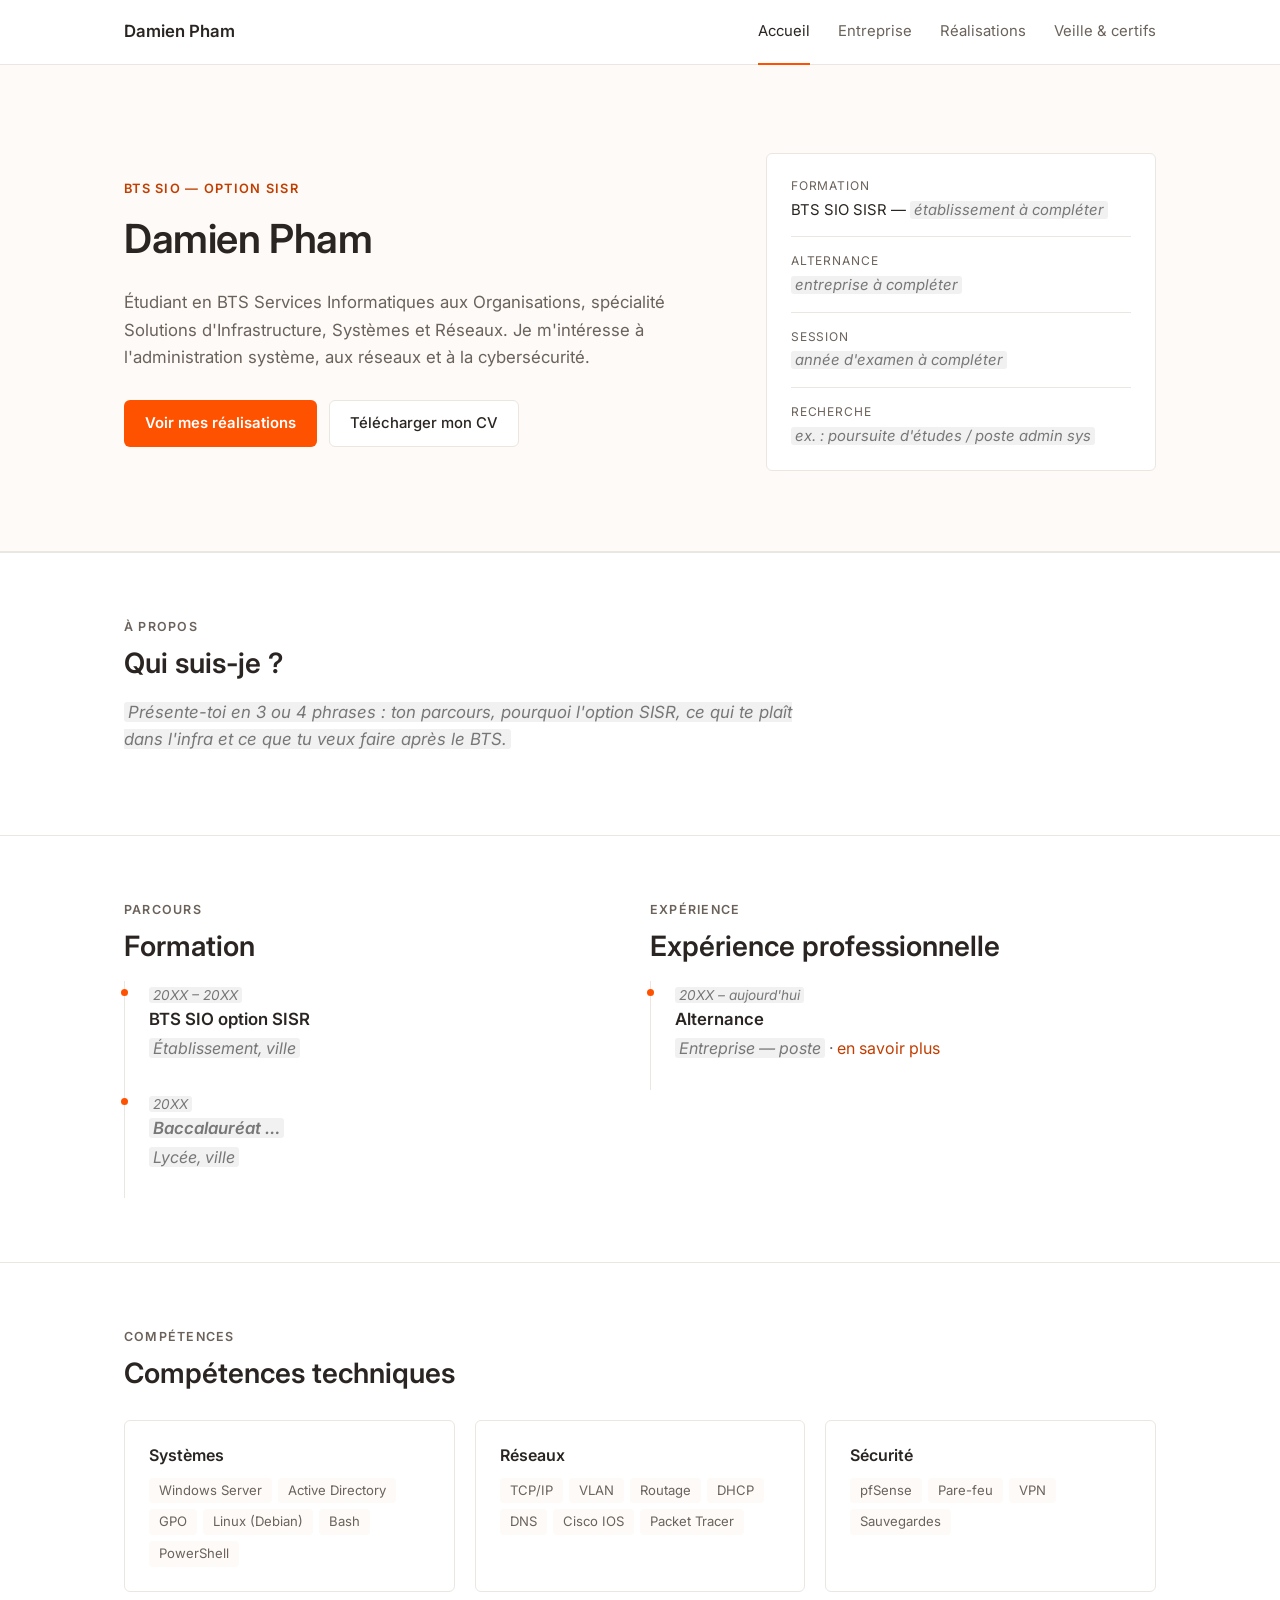
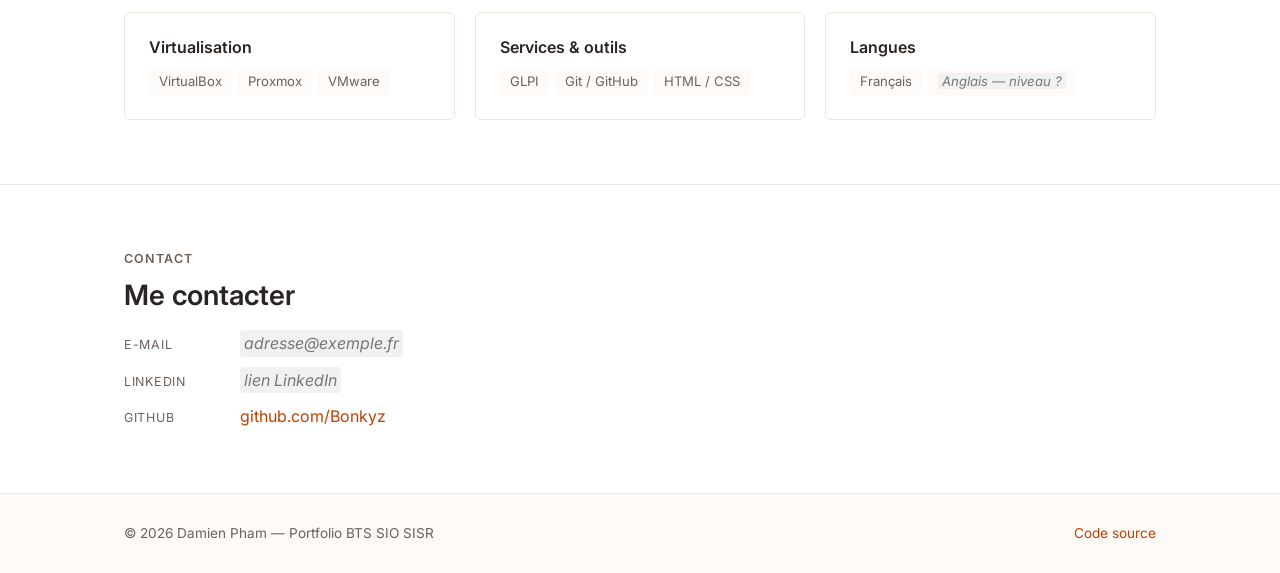
<file: index.html>
<!DOCTYPE html>
<html lang="fr">
<head>
  <meta charset="utf-8">
  <meta name="viewport" content="width=device-width, initial-scale=1.0">
  <title>Damien Pham — Portfolio BTS SIO SISR</title>
  <meta name="description" content="Portfolio de Damien Pham, étudiant en BTS SIO option SISR (Solutions d'Infrastructure, Systèmes et Réseaux).">
  <link rel="preconnect" href="https://fonts.googleapis.com">
  <link rel="preconnect" href="https://fonts.gstatic.com" crossorigin>
  <link href="https://fonts.googleapis.com/css2?family=Inter:wght@400;500;600&display=swap" rel="stylesheet">
  <link rel="stylesheet" href="css/style.css">
</head>
<body>

  <header class="site-header">
    <nav class="container nav" aria-label="Navigation principale">
      <a class="brand" href="index.html">Damien <span>Pham</span></a>
      <button class="nav-toggle" type="button" aria-label="Ouvrir le menu" aria-expanded="false"><span></span><span></span><span></span></button>
      <ul class="nav-links">
        <li><a href="index.html">Accueil</a></li>
        <li><a href="entreprise.html">Entreprise</a></li>
        <li><a href="realisations.html">Réalisations</a></li>
        <li><a href="veille.html">Veille &amp; certifs</a></li>
      </ul>
    </nav>
  </header>

  <main>
    <!-- ===== Accueil ===== -->
    <section class="hero">
      <div class="container hero-grid">
        <div>
          <span class="tag">BTS SIO — option SISR</span>
          <h1>Damien Pham</h1>
          <p class="lead">
            Étudiant en BTS Services Informatiques aux Organisations, spécialité
            Solutions d'Infrastructure, Systèmes et Réseaux. Je m'intéresse à
            l'administration système, aux réseaux et à la cybersécurité.
          </p>
          <div class="hero-actions">
            <a class="btn btn-primary" href="realisations.html">Voir mes réalisations</a>
            <a class="btn btn-outline" href="assets/CV-Damien-Pham.pdf" target="_blank" rel="noopener">Télécharger mon CV</a>
          </div>
        </div>
        <dl class="hero-card">
          <dt>formation</dt>
          <dd>BTS SIO SISR — <span class="todo">établissement à compléter</span></dd>
          <dt>alternance</dt>
          <dd><span class="todo">entreprise à compléter</span></dd>
          <dt>session</dt>
          <dd><span class="todo">année d'examen à compléter</span></dd>
          <dt>recherche</dt>
          <dd><span class="todo">ex. : poursuite d'études / poste admin sys</span></dd>
        </dl>
      </div>
    </section>

    <!-- ===== À propos ===== -->
    <section id="a-propos">
      <div class="container">
        <p class="section-label">À propos</p>
        <h2>Qui suis-je ?</h2>
        <p class="lead">
          <span class="todo">Présente-toi en 3 ou 4 phrases : ton parcours, pourquoi l'option SISR,
          ce qui te plaît dans l'infra et ce que tu veux faire après le BTS.</span>
        </p>
      </div>
    </section>

    <!-- ===== Parcours ===== -->
    <section id="parcours">
      <div class="container grid grid-2">
        <div>
          <p class="section-label">Parcours</p>
          <h2>Formation</h2>
          <ol class="timeline">
            <li>
              <span class="date"><span class="todo">20XX – 20XX</span></span>
              <h3>BTS SIO option SISR</h3>
              <p><span class="todo">Établissement, ville</span></p>
            </li>
            <li>
              <span class="date"><span class="todo">20XX</span></span>
              <h3><span class="todo">Baccalauréat …</span></h3>
              <p><span class="todo">Lycée, ville</span></p>
            </li>
          </ol>
        </div>
        <div>
          <p class="section-label">Expérience</p>
          <h2>Expérience professionnelle</h2>
          <ol class="timeline">
            <li>
              <span class="date"><span class="todo">20XX – aujourd'hui</span></span>
              <h3>Alternance</h3>
              <p><span class="todo">Entreprise — poste</span> · <a href="entreprise.html">en savoir plus</a></p>
            </li>
          </ol>
        </div>
      </div>
    </section>

    <!-- ===== Compétences techniques ===== -->
    <section id="competences">
      <div class="container">
        <p class="section-label">Compétences</p>
        <h2>Compétences techniques</h2>
        <div class="grid grid-3" style="margin-top: 28px;">
          <div class="card skill-group">
            <h3>Systèmes</h3>
            <ul class="chips">
              <li>Windows Server</li><li>Active Directory</li><li>GPO</li>
              <li>Linux (Debian)</li><li>Bash</li><li>PowerShell</li>
            </ul>
          </div>
          <div class="card skill-group">
            <h3>Réseaux</h3>
            <ul class="chips">
              <li>TCP/IP</li><li>VLAN</li><li>Routage</li>
              <li>DHCP</li><li>DNS</li><li>Cisco IOS</li><li>Packet Tracer</li>
            </ul>
          </div>
          <div class="card skill-group">
            <h3>Sécurité</h3>
            <ul class="chips">
              <li>pfSense</li><li>Pare-feu</li><li>VPN</li><li>Sauvegardes</li>
            </ul>
          </div>
          <div class="card skill-group">
            <h3>Virtualisation</h3>
            <ul class="chips">
              <li>VirtualBox</li><li>Proxmox</li><li>VMware</li>
            </ul>
          </div>
          <div class="card skill-group">
            <h3>Services &amp; outils</h3>
            <ul class="chips">
              <li>GLPI</li><li>Git / GitHub</li><li>HTML / CSS</li>
            </ul>
          </div>
          <div class="card skill-group">
            <h3>Langues</h3>
            <ul class="chips">
              <li>Français</li><li><span class="todo">Anglais — niveau ?</span></li>
            </ul>
          </div>
        </div>
      </div>
    </section>

    <!-- ===== Contact ===== -->
    <section id="contact">
      <div class="container">
        <p class="section-label">Contact</p>
        <h2>Me contacter</h2>
        <ul class="contact-list">
          <li><span class="k">e-mail</span> <span class="todo">adresse@exemple.fr</span></li>
          <li><span class="k">linkedin</span> <span class="todo">lien LinkedIn</span></li>
          <li><span class="k">github</span> <a href="https://github.com/Bonkyz" target="_blank" rel="noopener">github.com/Bonkyz</a></li>
        </ul>
      </div>
    </section>
  </main>

  <footer class="site-footer">
    <div class="container">
      <span>© <span data-year></span> Damien Pham — Portfolio BTS SIO SISR</span>
      <a href="https://github.com/Bonkyz/Portfolio-DamienPham" target="_blank" rel="noopener">Code source</a>
    </div>
  </footer>

  <script src="js/main.js"></script>
</body>
</html>
</file>
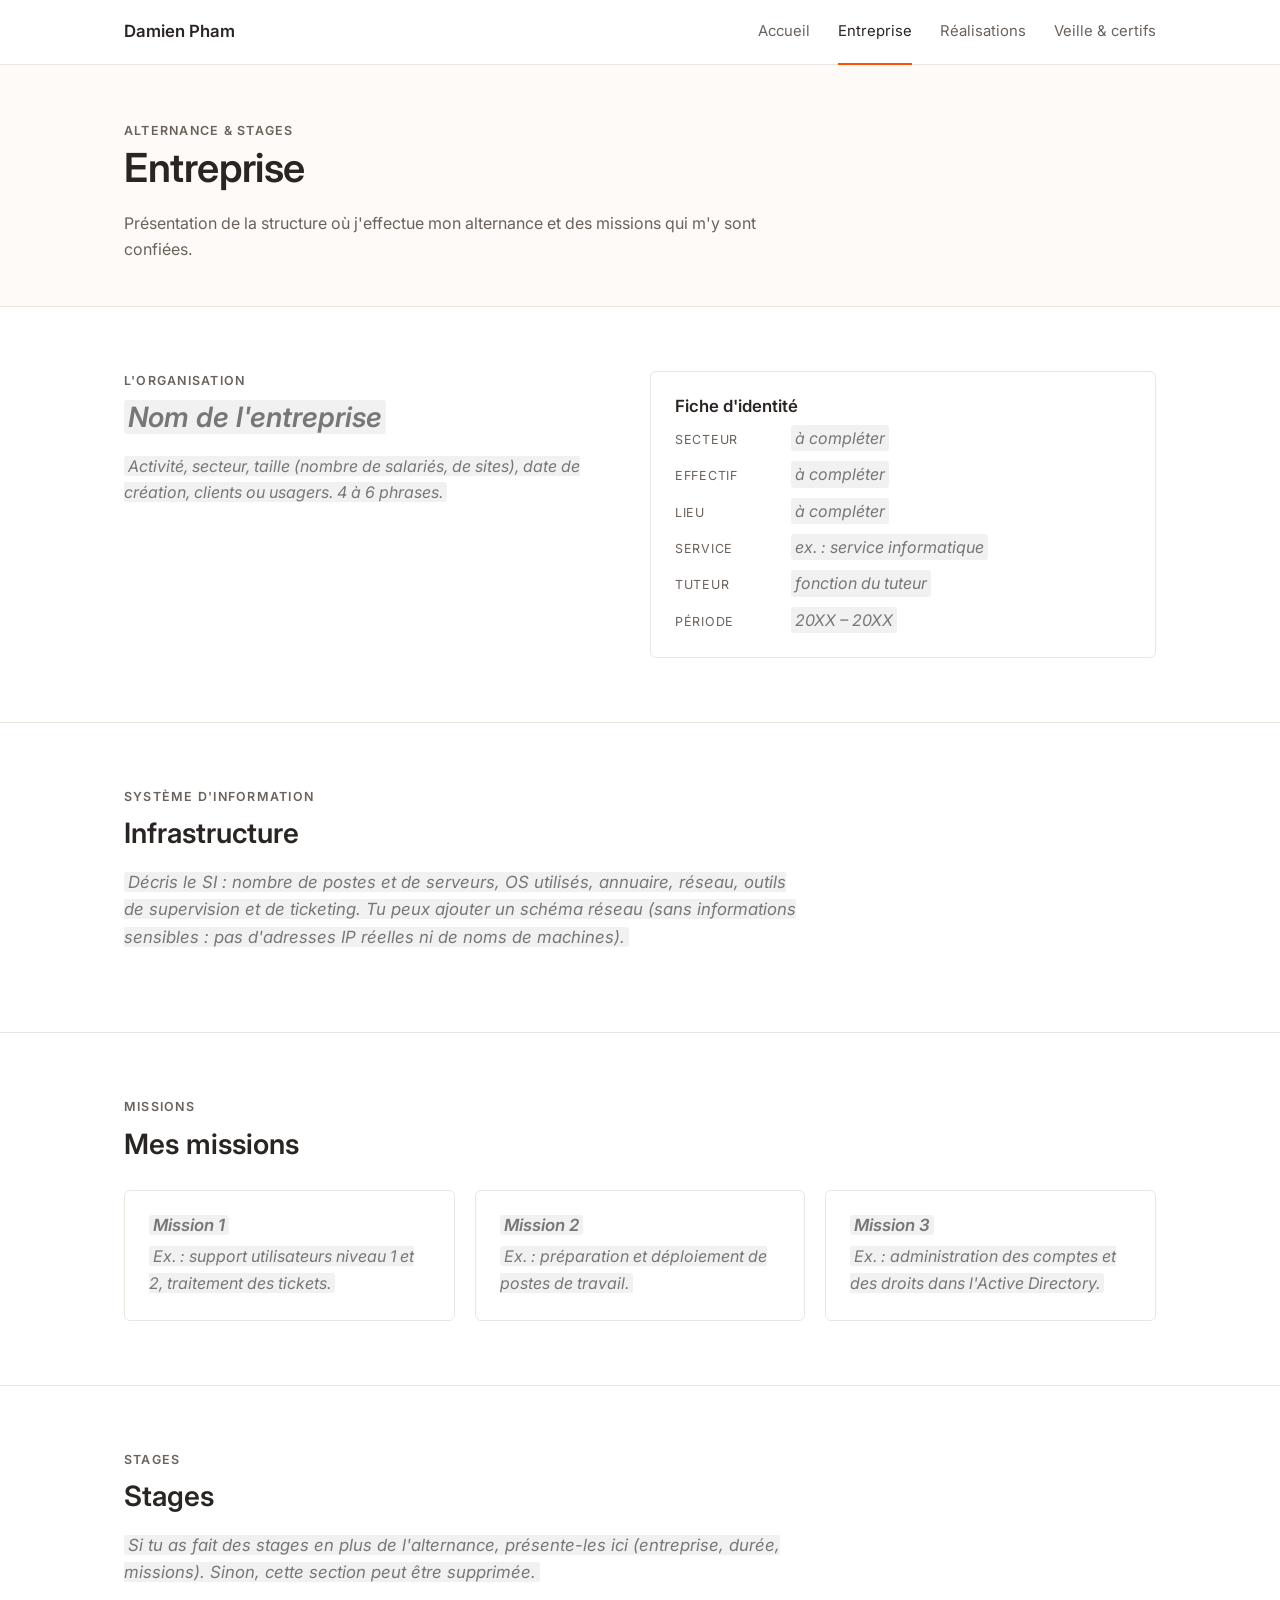
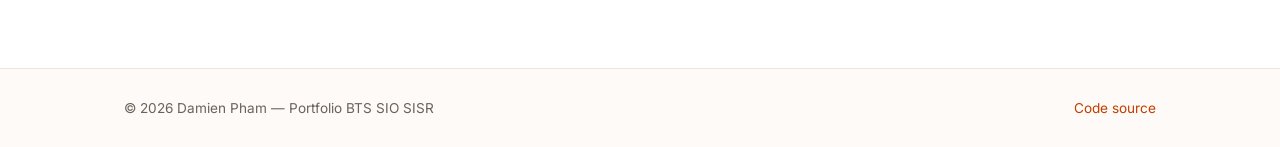
<file: entreprise.html>
<!DOCTYPE html>
<html lang="fr">
<head>
  <meta charset="utf-8">
  <meta name="viewport" content="width=device-width, initial-scale=1.0">
  <title>Entreprise &amp; alternance — Damien Pham</title>
  <link rel="preconnect" href="https://fonts.googleapis.com">
  <link rel="preconnect" href="https://fonts.gstatic.com" crossorigin>
  <link href="https://fonts.googleapis.com/css2?family=Inter:wght@400;500;600&display=swap" rel="stylesheet">
  <link rel="stylesheet" href="css/style.css">
</head>
<body>

  <header class="site-header">
    <nav class="container nav" aria-label="Navigation principale">
      <a class="brand" href="index.html">Damien <span>Pham</span></a>
      <button class="nav-toggle" type="button" aria-label="Ouvrir le menu" aria-expanded="false"><span></span><span></span><span></span></button>
      <ul class="nav-links">
        <li><a href="index.html">Accueil</a></li>
        <li><a href="entreprise.html">Entreprise</a></li>
        <li><a href="realisations.html">Réalisations</a></li>
        <li><a href="veille.html">Veille &amp; certifs</a></li>
      </ul>
    </nav>
  </header>

  <main>
    <div class="page-head">
      <div class="container">
        <p class="section-label">Alternance &amp; stages</p>
        <h1>Entreprise</h1>
        <p>Présentation de la structure où j'effectue mon alternance et des missions qui m'y sont confiées.</p>
      </div>
    </div>

    <!-- ===== Présentation de l'entreprise ===== -->
    <section>
      <div class="container grid grid-2">
        <div>
          <p class="section-label">L'organisation</p>
          <h2><span class="todo">Nom de l'entreprise</span></h2>
          <p><span class="todo">Activité, secteur, taille (nombre de salariés, de sites), date de création,
          clients ou usagers. 4 à 6 phrases.</span></p>
        </div>
        <div class="card">
          <h3>Fiche d'identité</h3>
          <ul class="contact-list">
            <li><span class="k">secteur</span> <span class="todo">à compléter</span></li>
            <li><span class="k">effectif</span> <span class="todo">à compléter</span></li>
            <li><span class="k">lieu</span> <span class="todo">à compléter</span></li>
            <li><span class="k">service</span> <span class="todo">ex. : service informatique</span></li>
            <li><span class="k">tuteur</span> <span class="todo">fonction du tuteur</span></li>
            <li><span class="k">période</span> <span class="todo">20XX – 20XX</span></li>
          </ul>
        </div>
      </div>
    </section>

    <!-- ===== Infrastructure ===== -->
    <section>
      <div class="container">
        <p class="section-label">Système d'information</p>
        <h2>Infrastructure</h2>
        <p class="lead"><span class="todo">Décris le SI : nombre de postes et de serveurs, OS utilisés,
        annuaire, réseau, outils de supervision et de ticketing. Tu peux ajouter un schéma réseau
        (sans informations sensibles : pas d'adresses IP réelles ni de noms de machines).</span></p>
        <!-- <img src="assets/schema-reseau.png" alt="Schéma simplifié du réseau de l'entreprise"> -->
      </div>
    </section>

    <!-- ===== Missions ===== -->
    <section>
      <div class="container">
        <p class="section-label">Missions</p>
        <h2>Mes missions</h2>
        <div class="grid grid-3" style="margin-top: 28px;">
          <div class="card">
            <h3><span class="todo">Mission 1</span></h3>
            <p><span class="todo">Ex. : support utilisateurs niveau 1 et 2, traitement des tickets.</span></p>
          </div>
          <div class="card">
            <h3><span class="todo">Mission 2</span></h3>
            <p><span class="todo">Ex. : préparation et déploiement de postes de travail.</span></p>
          </div>
          <div class="card">
            <h3><span class="todo">Mission 3</span></h3>
            <p><span class="todo">Ex. : administration des comptes et des droits dans l'Active Directory.</span></p>
          </div>
        </div>
      </div>
    </section>

    <!-- ===== Stages ===== -->
    <section>
      <div class="container">
        <p class="section-label">Stages</p>
        <h2>Stages</h2>
        <p class="lead"><span class="todo">Si tu as fait des stages en plus de l'alternance, présente-les ici
        (entreprise, durée, missions). Sinon, cette section peut être supprimée.</span></p>
      </div>
    </section>
  </main>

  <footer class="site-footer">
    <div class="container">
      <span>© <span data-year></span> Damien Pham — Portfolio BTS SIO SISR</span>
      <a href="https://github.com/Bonkyz/Portfolio-DamienPham" target="_blank" rel="noopener">Code source</a>
    </div>
  </footer>

  <script src="js/main.js"></script>
</body>
</html>
</file>
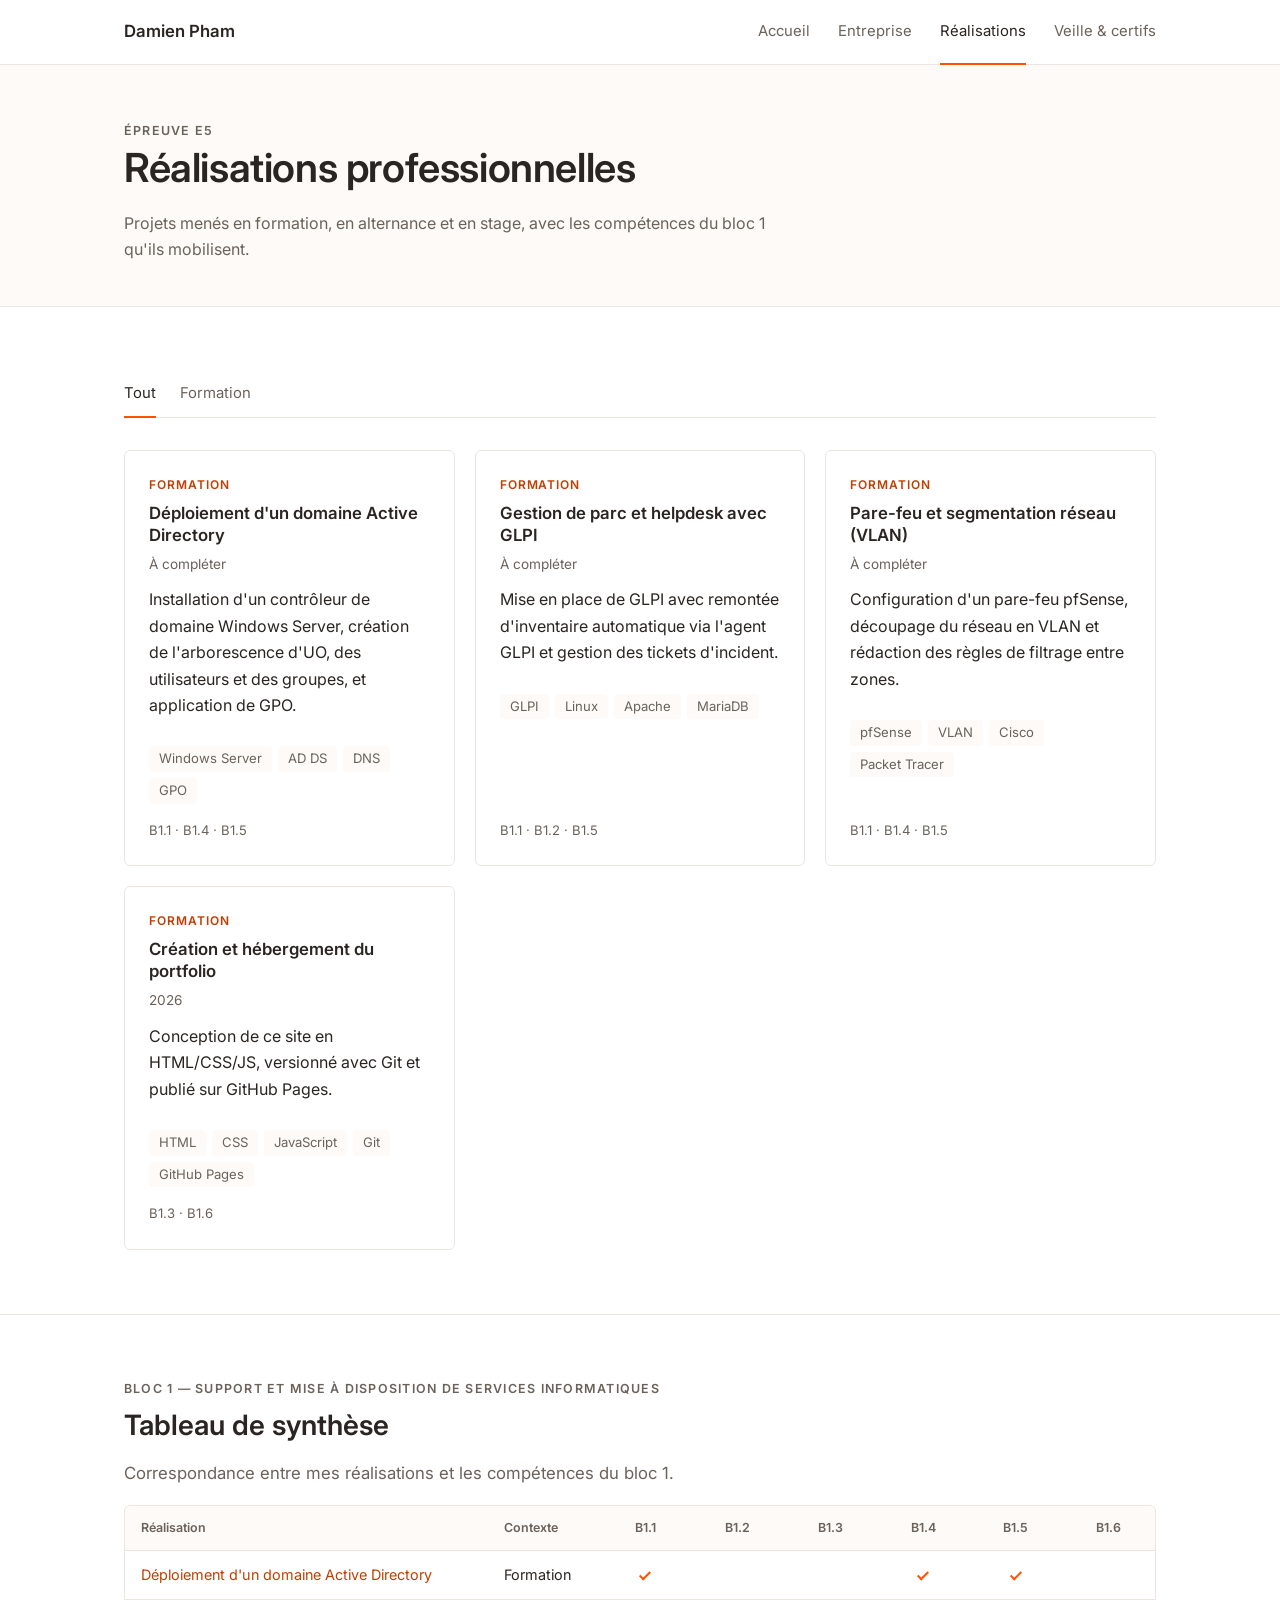
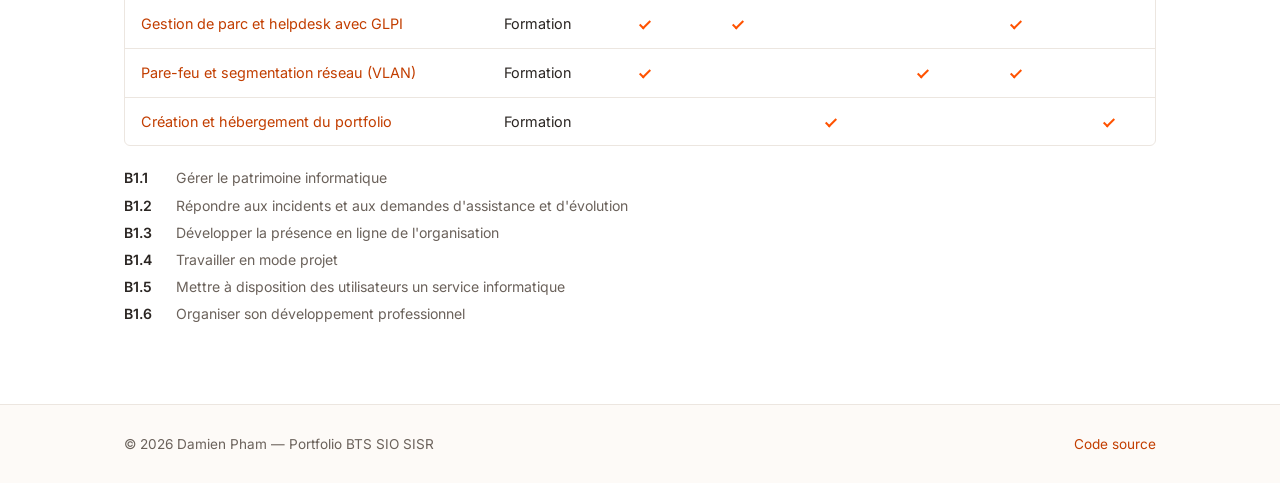
<file: realisations.html>
<!DOCTYPE html>
<html lang="fr">
<head>
  <meta charset="utf-8">
  <meta name="viewport" content="width=device-width, initial-scale=1.0">
  <title>Réalisations professionnelles — Damien Pham</title>
  <link rel="preconnect" href="https://fonts.googleapis.com">
  <link rel="preconnect" href="https://fonts.gstatic.com" crossorigin>
  <link href="https://fonts.googleapis.com/css2?family=Inter:wght@400;500;600&display=swap" rel="stylesheet">
  <link rel="stylesheet" href="css/style.css">
</head>
<body>

  <header class="site-header">
    <nav class="container nav" aria-label="Navigation principale">
      <a class="brand" href="index.html">Damien <span>Pham</span></a>
      <button class="nav-toggle" type="button" aria-label="Ouvrir le menu" aria-expanded="false"><span></span><span></span><span></span></button>
      <ul class="nav-links">
        <li><a href="index.html">Accueil</a></li>
        <li><a href="entreprise.html">Entreprise</a></li>
        <li><a href="realisations.html">Réalisations</a></li>
        <li><a href="veille.html">Veille &amp; certifs</a></li>
      </ul>
    </nav>
  </header>

  <main>
    <div class="page-head">
      <div class="container">
        <p class="section-label">Épreuve E5</p>
        <h1>Réalisations professionnelles</h1>
        <p>Projets menés en formation, en alternance et en stage, avec les compétences du bloc 1
        qu'ils mobilisent.</p>
      </div>
    </div>

    <!-- ===== Cartes (générées depuis js/data.js) ===== -->
    <section>
      <div class="container">
        <div class="filters" id="realisations-filters" role="group" aria-label="Filtrer par contexte"></div>
        <div class="grid grid-2" id="realisations-grid"></div>
      </div>
    </section>

    <!-- ===== Tableau de synthèse (généré depuis js/data.js) ===== -->
    <section id="tableau-synthese">
      <div class="container">
        <p class="section-label">Bloc 1 — Support et mise à disposition de services informatiques</p>
        <h2>Tableau de synthèse</h2>
        <p class="lead">Correspondance entre mes réalisations et les compétences du bloc 1.</p>
        <div class="table-wrap">
          <table class="synthese" id="synthese"></table>
        </div>
        <dl class="legend" id="synthese-legend"></dl>
      </div>
    </section>
  </main>

  <footer class="site-footer">
    <div class="container">
      <span>© <span data-year></span> Damien Pham — Portfolio BTS SIO SISR</span>
      <a href="https://github.com/Bonkyz/Portfolio-DamienPham" target="_blank" rel="noopener">Code source</a>
    </div>
  </footer>

  <script src="js/data.js"></script>
  <script src="js/main.js"></script>
</body>
</html>
</file>
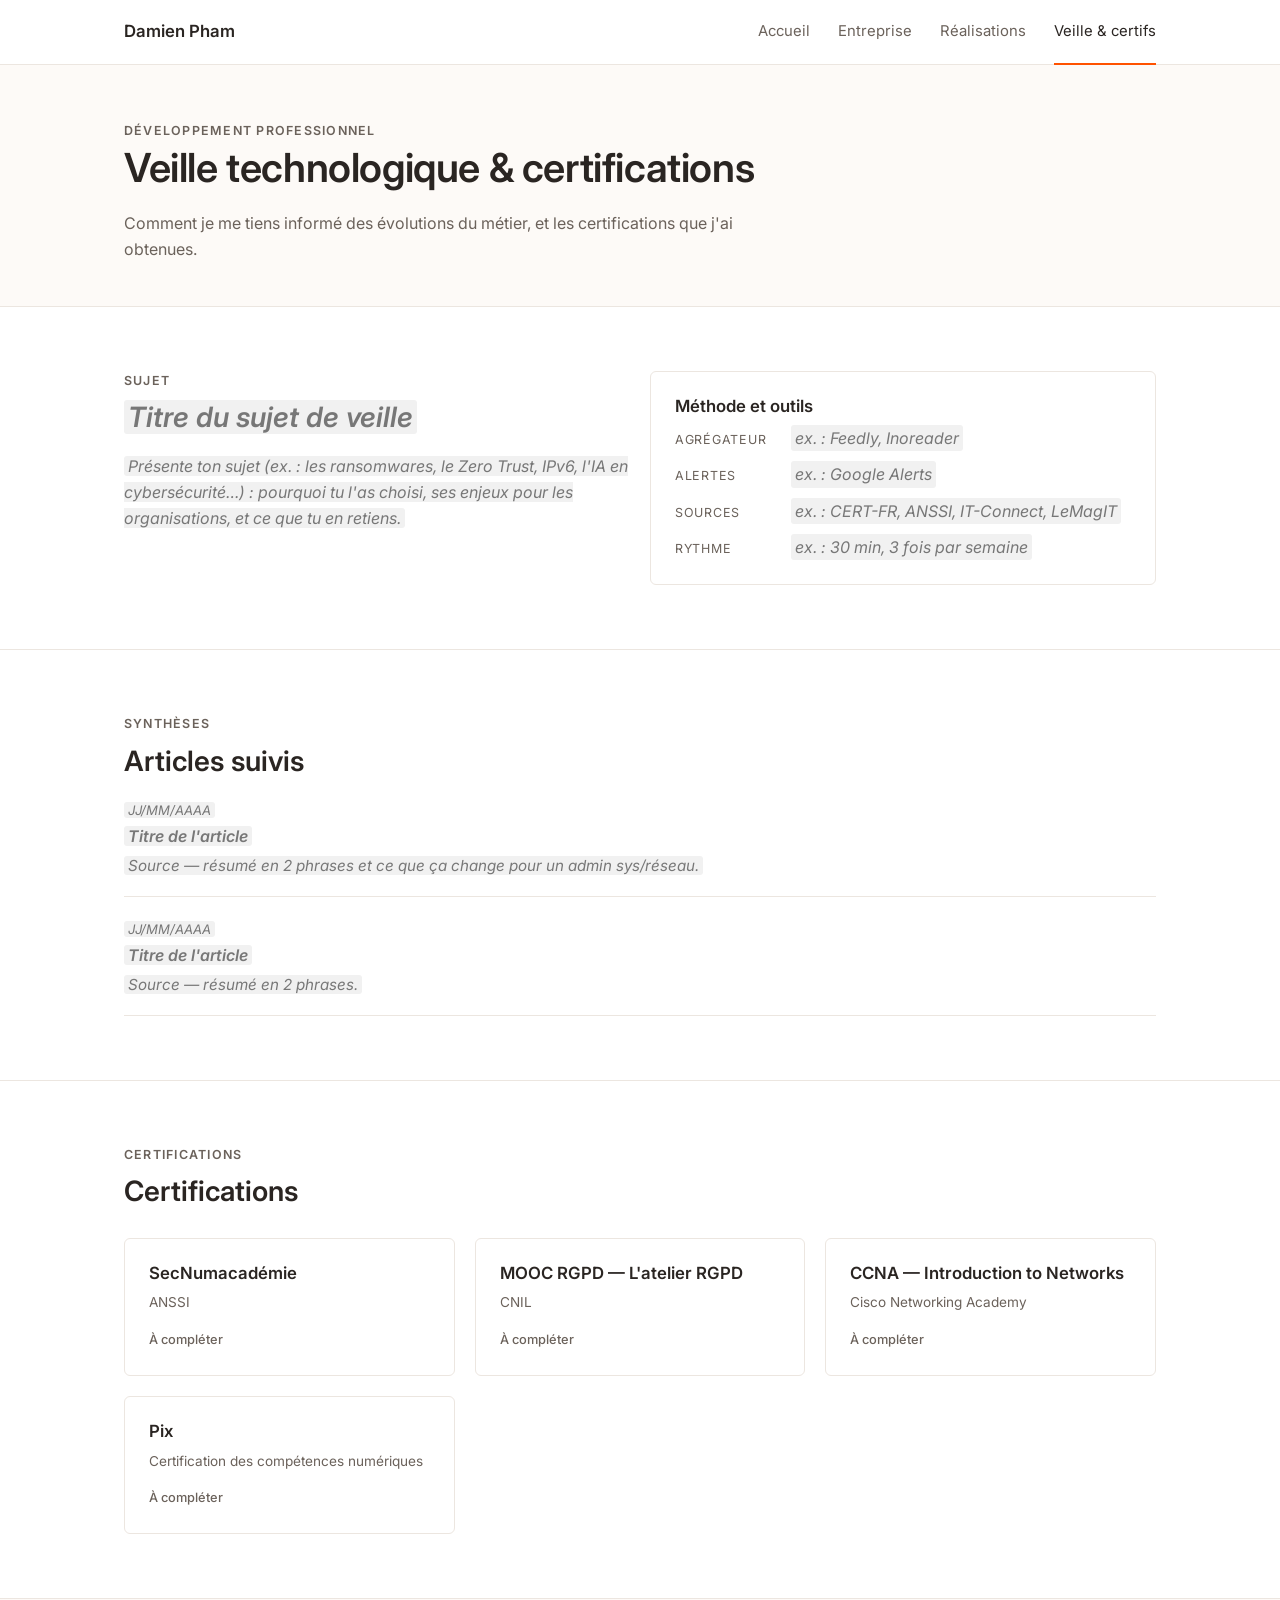
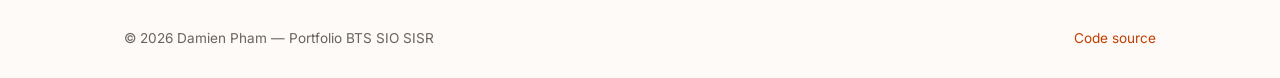
<file: veille.html>
<!DOCTYPE html>
<html lang="fr">
<head>
  <meta charset="utf-8">
  <meta name="viewport" content="width=device-width, initial-scale=1.0">
  <title>Veille technologique &amp; certifications — Damien Pham</title>
  <link rel="preconnect" href="https://fonts.googleapis.com">
  <link rel="preconnect" href="https://fonts.gstatic.com" crossorigin>
  <link href="https://fonts.googleapis.com/css2?family=Inter:wght@400;500;600&display=swap" rel="stylesheet">
  <link rel="stylesheet" href="css/style.css">
</head>
<body>

  <header class="site-header">
    <nav class="container nav" aria-label="Navigation principale">
      <a class="brand" href="index.html">Damien <span>Pham</span></a>
      <button class="nav-toggle" type="button" aria-label="Ouvrir le menu" aria-expanded="false"><span></span><span></span><span></span></button>
      <ul class="nav-links">
        <li><a href="index.html">Accueil</a></li>
        <li><a href="entreprise.html">Entreprise</a></li>
        <li><a href="realisations.html">Réalisations</a></li>
        <li><a href="veille.html">Veille &amp; certifs</a></li>
      </ul>
    </nav>
  </header>

  <main>
    <div class="page-head">
      <div class="container">
        <p class="section-label">Développement professionnel</p>
        <h1>Veille technologique &amp; certifications</h1>
        <p>Comment je me tiens informé des évolutions du métier, et les certifications que j'ai obtenues.</p>
      </div>
    </div>

    <!-- ===== Sujet de veille ===== -->
    <section>
      <div class="container grid grid-2">
        <div>
          <p class="section-label">Sujet</p>
          <h2><span class="todo">Titre du sujet de veille</span></h2>
          <p><span class="todo">Présente ton sujet (ex. : les ransomwares, le Zero Trust, IPv6, l'IA
          en cybersécurité…) : pourquoi tu l'as choisi, ses enjeux pour les organisations, et ce que
          tu en retiens.</span></p>
        </div>
        <div class="card">
          <h3>Méthode et outils</h3>
          <ul class="contact-list">
            <li><span class="k">agrégateur</span> <span class="todo">ex. : Feedly, Inoreader</span></li>
            <li><span class="k">alertes</span> <span class="todo">ex. : Google Alerts</span></li>
            <li><span class="k">sources</span> <span class="todo">ex. : CERT-FR, ANSSI, IT-Connect, LeMagIT</span></li>
            <li><span class="k">rythme</span> <span class="todo">ex. : 30 min, 3 fois par semaine</span></li>
          </ul>
        </div>
      </div>
    </section>

    <!-- ===== Articles ===== -->
    <section>
      <div class="container">
        <p class="section-label">Synthèses</p>
        <h2>Articles suivis</h2>
        <ul class="article-list">
          <li>
            <span class="date"><span class="todo">JJ/MM/AAAA</span></span>
            <h3><span class="todo">Titre de l'article</span></h3>
            <p><span class="todo">Source — résumé en 2 phrases et ce que ça change pour un admin sys/réseau.</span></p>
          </li>
          <li>
            <span class="date"><span class="todo">JJ/MM/AAAA</span></span>
            <h3><span class="todo">Titre de l'article</span></h3>
            <p><span class="todo">Source — résumé en 2 phrases.</span></p>
          </li>
        </ul>
      </div>
    </section>

    <!-- ===== Certifications ===== -->
    <section id="certifications">
      <div class="container">
        <p class="section-label">Certifications</p>
        <h2>Certifications</h2>
        <div class="grid grid-3" style="margin-top: 28px;">
          <div class="card">
            <h3>SecNumacadémie</h3>
            <p class="meta">ANSSI</p>
            <span class="cert-status wip">À compléter</span>
          </div>
          <div class="card">
            <h3>MOOC RGPD — L'atelier RGPD</h3>
            <p class="meta">CNIL</p>
            <span class="cert-status wip">À compléter</span>
          </div>
          <div class="card">
            <h3>CCNA — Introduction to Networks</h3>
            <p class="meta">Cisco Networking Academy</p>
            <span class="cert-status wip">À compléter</span>
          </div>
          <div class="card">
            <h3>Pix</h3>
            <p class="meta">Certification des compétences numériques</p>
            <span class="cert-status wip">À compléter</span>
          </div>
        </div>
      </div>
    </section>
  </main>

  <footer class="site-footer">
    <div class="container">
      <span>© <span data-year></span> Damien Pham — Portfolio BTS SIO SISR</span>
      <a href="https://github.com/Bonkyz/Portfolio-DamienPham" target="_blank" rel="noopener">Code source</a>
    </div>
  </footer>

  <script src="js/main.js"></script>
</body>
</html>
</file>
<file: css/style.css>
/* ==========================================================
   Portfolio BTS SIO SISR — Damien Pham
   Feuille de style commune à toutes les pages
   Style corporate : blanc et orange discret, sans emoji ni dégradé
   ========================================================== */

:root {
  --bg: #ffffff;
  --bg-alt: #fdfaf7;
  --text: #2a2522;
  --text-muted: #6b625b;
  --border: #ece6e0;
  --accent: #ff5200;        /* orange principal (inspiré de Sanzo Wada) : fonds, traits, coches */
  --accent-hover: #e04800;
  --accent-text: #c23e00;   /* même teinte, assombrie pour le texte (contraste lisible sur blanc) */
  --accent-soft: #fff1ea;

  --radius: 6px;
  --max: 1080px;
  --font: "Inter", system-ui, -apple-system, "Segoe UI", Roboto, sans-serif;
}

*, *::before, *::after { box-sizing: border-box; }

html { scroll-behavior: smooth; }

body {
  margin: 0;
  font-family: var(--font);
  font-size: 16px;
  line-height: 1.65;
  color: var(--text);
  background: var(--bg);
}

img { max-width: 100%; display: block; }
a { color: var(--accent-text); text-decoration: none; }
a:hover { color: var(--accent-text); text-decoration: underline; }

h1, h2, h3 { line-height: 1.3; margin: 0 0 .6em; font-weight: 600; color: var(--text); }
h1 { font-size: clamp(1.9rem, 3.5vw, 2.5rem); letter-spacing: -.01em; }
h2 { font-size: clamp(1.4rem, 2.5vw, 1.75rem); }
h3 { font-size: 1.05rem; }
p { margin: 0 0 1em; }

.container {
  max-width: var(--max);
  margin: 0 auto;
  padding: 0 24px;
}

/* ---------- En-tête / navigation ---------- */

.site-header {
  position: sticky;
  top: 0;
  z-index: 10;
  background: var(--bg);
  border-bottom: 1px solid var(--border);
}

.nav {
  display: flex;
  align-items: center;
  justify-content: space-between;
  height: 64px;
}

.brand {
  font-weight: 600;
  color: var(--text);
  font-size: 1.05rem;
}
.brand span { color: inherit; }
.brand:hover { color: var(--text); text-decoration: none; }

.nav-links {
  display: flex;
  gap: 28px;
  list-style: none;
  margin: 0;
  padding: 0;
}

.nav-links a {
  display: block;
  padding: 20px 0;
  color: var(--text-muted);
  font-size: .93rem;
  border-bottom: 2px solid transparent;
}
.nav-links a:hover { color: var(--text); text-decoration: none; }
.nav-links a.active { color: var(--text); border-bottom-color: var(--accent); }

.nav-toggle {
  display: none;
  flex-direction: column;
  justify-content: center;
  gap: 4px;
  width: 40px;
  height: 36px;
  padding: 0 10px;
  background: none;
  border: 1px solid var(--border);
  border-radius: var(--radius);
  cursor: pointer;
}
.nav-toggle span { display: block; height: 2px; background: var(--text); }

@media (max-width: 760px) {
  .nav-toggle { display: flex; }
  .nav-links {
    display: none;
    position: absolute;
    top: 64px;
    left: 0;
    right: 0;
    flex-direction: column;
    gap: 0;
    background: var(--bg);
    border-bottom: 1px solid var(--border);
    padding: 4px 24px 12px;
  }
  .nav-links.open { display: flex; }
  .nav-links a { padding: 10px 0; border-bottom: none; }
  .nav-links a.active { border-bottom: none; }
}

/* ---------- Sections ---------- */

section { padding: 64px 0; }
section + section { border-top: 1px solid var(--border); }

.section-label {
  font-size: .78rem;
  font-weight: 600;
  color: var(--text-muted);
  text-transform: uppercase;
  letter-spacing: .1em;
  margin-bottom: .6em;
}

.lead { font-size: 1.05rem; color: var(--text-muted); max-width: 680px; }

.page-head { padding: 56px 0 44px; background: var(--bg-alt); border-bottom: 1px solid var(--border); }
.page-head h1 { margin-bottom: .4em; }
.page-head p { color: var(--text-muted); max-width: 680px; margin: 0; }

/* ---------- Accueil (hero) ---------- */

.hero {
  background: var(--bg-alt);
  border-bottom: 1px solid var(--border);
  padding: 88px 0 80px;
}

.hero-grid {
  display: grid;
  grid-template-columns: 1.5fr 1fr;
  gap: 56px;
  align-items: center;
}

.hero .tag {
  display: block;
  font-size: .8rem;
  font-weight: 600;
  text-transform: uppercase;
  letter-spacing: .1em;
  color: var(--accent-text);
  margin-bottom: 14px;
}

.hero-actions { display: flex; flex-wrap: wrap; gap: 12px; margin-top: 28px; }

.hero-card {
  margin: 0;
  background: var(--bg);
  border: 1px solid var(--border);
  border-radius: var(--radius);
  padding: 8px 24px;
  font-size: .93rem;
}
.hero-card dt {
  font-size: .75rem;
  text-transform: uppercase;
  letter-spacing: .08em;
  color: var(--text-muted);
  padding-top: 14px;
}
.hero-card dd {
  margin: 2px 0 0;
  padding-bottom: 14px;
  border-bottom: 1px solid var(--border);
}
.hero-card dd:last-child { border-bottom: none; }

@media (max-width: 860px) {
  .hero-grid { grid-template-columns: 1fr; gap: 36px; }
}

/* ---------- Boutons ---------- */

.btn {
  display: inline-flex;
  align-items: center;
  padding: 10px 20px;
  border-radius: var(--radius);
  font-weight: 500;
  font-size: .93rem;
  border: 1px solid transparent;
  cursor: pointer;
  transition: background .15s, border-color .15s, color .15s;
}
.btn:hover { text-decoration: none; }
.btn-primary { background: var(--accent); color: #fff; font-weight: 600; }
.btn-primary:hover { background: var(--accent-hover); color: #fff; }
.btn-outline { background: var(--bg); color: var(--text); border-color: var(--border); }
.btn-outline:hover { border-color: var(--accent); color: var(--accent-text); }

/* ---------- Cartes et grilles ---------- */

.grid { display: grid; gap: 20px; }
.grid-2 { grid-template-columns: repeat(auto-fit, minmax(300px, 1fr)); }
.grid-3 { grid-template-columns: repeat(auto-fit, minmax(260px, 1fr)); }

.card {
  background: var(--bg);
  border: 1px solid var(--border);
  border-radius: var(--radius);
  padding: 24px;
}
.card h3 { margin-bottom: .4em; }
.card p:last-child { margin-bottom: 0; }
.card .meta { font-size: .85rem; color: var(--text-muted); margin-bottom: .8em; }

.chips { display: flex; flex-wrap: wrap; gap: 6px; list-style: none; padding: 0; margin: 12px 0 0; }
.chips li {
  font-size: .82rem;
  padding: 2px 10px;
  border-radius: 4px;
  background: var(--bg-alt);
  color: var(--text-muted);
}

/* Marqueur de contenu à compléter — à retirer une fois le texte rempli */
.todo {
  background: #f1f1f1;
  color: #777;
  border-radius: 3px;
  padding: 0 4px;
  font-style: italic;
}

/* ---------- Parcours (timeline) ---------- */

.timeline { list-style: none; margin: 0; padding: 0; border-left: 1px solid var(--border); }
.timeline li { position: relative; padding: 0 0 28px 24px; }
.timeline li::before {
  content: "";
  position: absolute;
  left: -4px;
  top: 8px;
  width: 7px;
  height: 7px;
  border-radius: 50%;
  background: var(--accent);
}
.timeline .date { font-size: .85rem; color: var(--text-muted); }
.timeline h3 { margin: 2px 0 4px; }
.timeline p { color: var(--text-muted); margin: 0; }

/* ---------- Compétences techniques ---------- */

.skill-group h3 { font-size: 1rem; }

/* ---------- Réalisations ---------- */

.filters {
  display: flex;
  flex-wrap: wrap;
  gap: 24px;
  margin-bottom: 32px;
  border-bottom: 1px solid var(--border);
}
.filter-btn {
  padding: 10px 0;
  margin-bottom: -1px;
  border: none;
  border-bottom: 2px solid transparent;
  background: none;
  color: var(--text-muted);
  font: inherit;
  font-size: .93rem;
  cursor: pointer;
}
.filter-btn:hover { color: var(--text); }
.filter-btn.active { color: var(--text); border-bottom-color: var(--accent); }

.project-card { display: flex; flex-direction: column; }
.project-card .context {
  font-size: .75rem;
  font-weight: 600;
  text-transform: uppercase;
  letter-spacing: .08em;
  color: var(--accent-text);
  margin-bottom: 8px;
}
.project-card .comp { font-size: .82rem; color: var(--text-muted); margin-top: auto; padding-top: 16px; }
.project-card .doc-link { margin-top: 8px; font-weight: 500; font-size: .9rem; }

/* ---------- Tableau de synthèse E5 ---------- */

.table-wrap {
  overflow-x: auto;
  border: 1px solid var(--border);
  border-radius: var(--radius);
}

.synthese {
  width: 100%;
  border-collapse: collapse;
  font-size: .9rem;
  min-width: 760px;
}
.synthese th, .synthese td {
  padding: 12px 16px;
  border-bottom: 1px solid var(--border);
  text-align: left;
  vertical-align: middle;
}
.synthese thead th {
  background: var(--bg-alt);
  font-size: .78rem;
  color: var(--text-muted);
  font-weight: 600;
}
.synthese thead th.comp-col { text-align: center; width: 9%; }
.synthese td.check { text-align: center; }
/* Coche dessinée en CSS (pas de caractère spécial) */
.tick {
  display: inline-block;
  width: 6px;
  height: 11px;
  border: solid var(--accent);
  border-width: 0 2px 2px 0;
  transform: rotate(45deg);
}
.synthese tbody tr:last-child td { border-bottom: none; }
.synthese tbody tr:hover { background: var(--bg-alt); }

.legend { margin-top: 20px; font-size: .88rem; color: var(--text-muted); }
.legend dt { color: var(--text); font-weight: 600; float: left; width: 52px; }
.legend dd { margin: 0 0 4px 52px; }

/* ---------- Veille ---------- */

.article-list { list-style: none; margin: 0; padding: 0; }
.article-list li { padding: 18px 0; border-bottom: 1px solid var(--border); }
.article-list li:first-child { padding-top: 0; }
.article-list .date { font-size: .82rem; color: var(--text-muted); }
.article-list h3 { font-size: 1rem; margin: 4px 0 6px; }
.article-list p { margin: 0; color: var(--text-muted); font-size: .95rem; }

.cert-status { font-size: .8rem; font-weight: 500; color: var(--text-muted); }
.cert-status.done { color: var(--accent-text); }
.cert-status.wip { color: var(--text-muted); }

/* ---------- Listes clé / valeur (contact, fiches) ---------- */

.contact-list { list-style: none; padding: 0; margin: 0; display: grid; gap: 10px; }
.contact-list li { display: flex; gap: 16px; align-items: baseline; }
.contact-list .k {
  font-size: .78rem;
  text-transform: uppercase;
  letter-spacing: .06em;
  color: var(--text-muted);
  min-width: 100px;
}

/* ---------- Pied de page ---------- */

.site-footer {
  padding: 28px 0;
  border-top: 1px solid var(--border);
  background: var(--bg-alt);
  font-size: .85rem;
  color: var(--text-muted);
}
.site-footer .container { display: flex; flex-wrap: wrap; justify-content: space-between; gap: 12px; }
</file>
